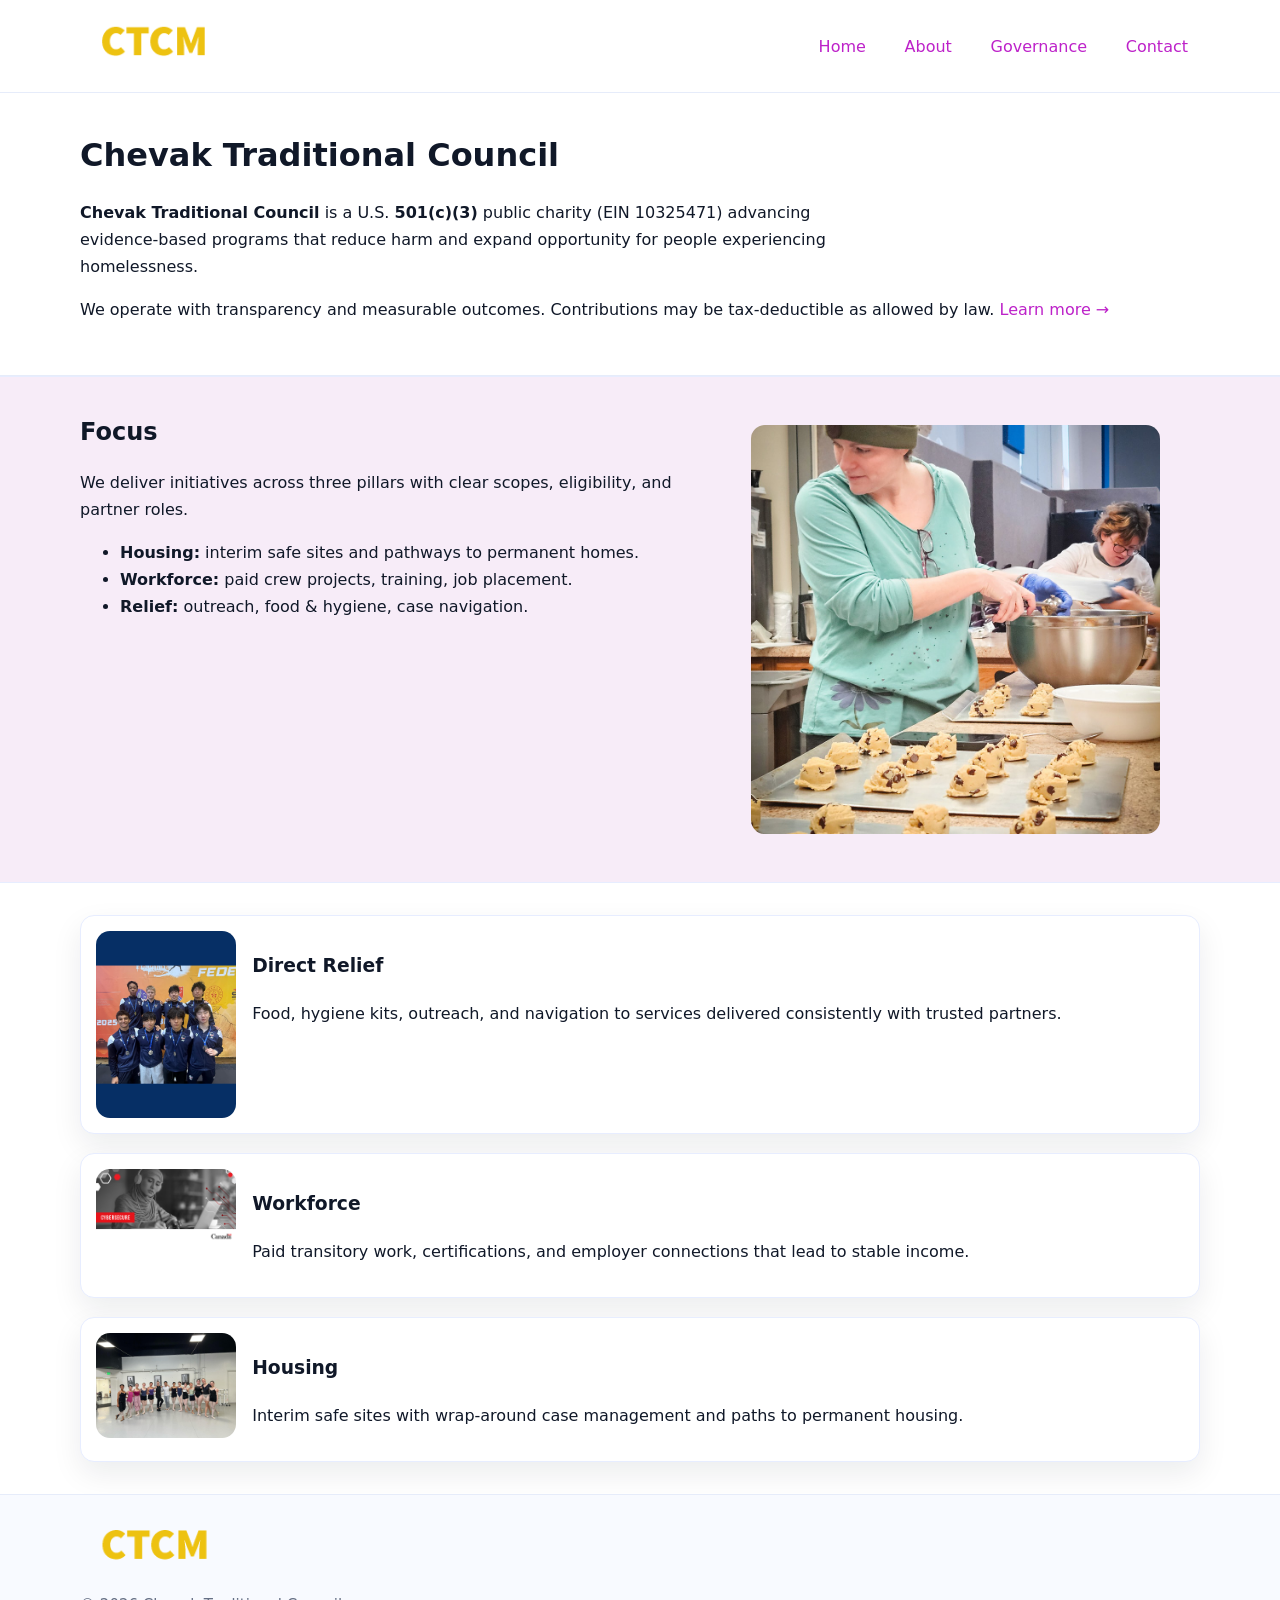
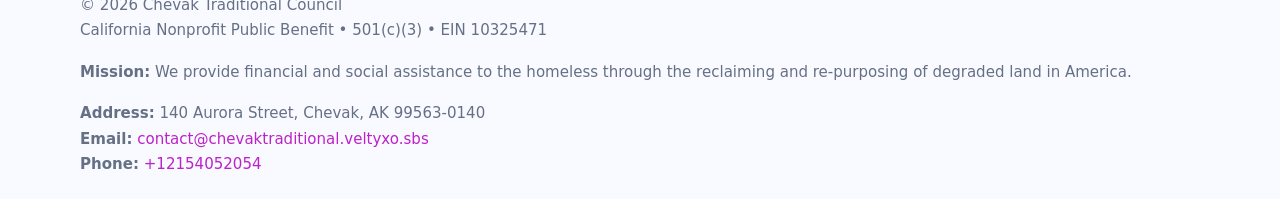
<file: index.html>
<!doctype html>
<html lang="en">
<head>
<meta charset="utf-8"/><meta name="viewport" content="width=device-width,initial-scale=1"/>
<title>Chevak Traditional Council – Nonprofit • 2025</title>
<link rel="stylesheet" href="assets/styles.css"/><link rel="icon" href="images/logo.png">
<meta name="data-ein" content="10325471"><meta name="data-name" content="Chevak Traditional Council">
<meta name="data-email" content="contact@chevaktraditional.veltyxo.sbs"><meta name="data-phone" content="+12154052054">
<meta name="data-address" content="140 Aurora Street,
Chevak, AK 99563-0140"><meta name="data-map" content="140+Aurora+Street,+Chevak,+AK+99563-0140">
  <meta name="description" content="Our nonprofit strengthens the community with programs focused on community services, education, and direct relief.">
<meta name="facebook-domain-verification" content="7upkrm0jyc6g2rqu5wepz2nyvg30qx" />
</head>
<body>
<div style="position:absolute;left:-9999px;top:-9999px;opacity:0" data-uniq="{{UNIQUE_BLOB}}">
  <span>Our nonprofit strengthens the community with programs focused on community services, education, and direct relief.</span><svg width="12" height="12" viewBox="0 0 12 12" xmlns="http://www.w3.org/2000/svg"><circle cx="6" cy="6" r="5" fill="#28a745"/></svg><img src="images/jobs.jpg" width="1" height="1" alt="" loading="lazy"/>
</div>

<header>
  <div class="header-wrap">
    <a href="index.html"><img src="images/logo.png" alt="Chevak Traditional Council logo" style="width:148px"></a>
    <nav>
      <a class="active" href="index.html">Home</a>
      <a href="about.html">About</a>
      <a href="governance.html">Governance</a>
      <a href="contact.html">Contact</a>
    </nav>
  </div>
</header>

<main>
  <section class="c712eb9eef4">
    <div class="container">
      <h1>Chevak Traditional Council</h1>
      <p class="cc6a98e54e8">
        <strong>Chevak Traditional Council</strong> is a U.S. <strong>501(c)(3)</strong> public charity (EIN 10325471) advancing evidence-based programs that reduce harm and expand opportunity for people experiencing homelessness.
      </p>
      <p>
        We operate with transparency and measurable outcomes. Contributions may be tax-deductible as allowed by law.
        <a href="about.html">Learn more →</a>
      </p>
    </div>
  </section>

  <section class="section tint">
    <div class="container grid two">
      <div>
        <h2>Focus</h2>
        <p>We deliver initiatives across three pillars with clear scopes, eligibility, and partner roles.</p>
        <ul>
          <li><strong>Housing:</strong> interim safe sites and pathways to permanent homes.</li>
          <li><strong>Workforce:</strong> paid crew projects, training, job placement.</li>
          <li><strong>Relief:</strong> outreach, food & hygiene, case navigation.</li>
        </ul>
      </div>
      <figure><img src="images/hero.jpg" alt="Program highlight"></figure>
    </div>
  </section>

  <section class="section">
    <div class="container list grid">
      <div class="item">
        <img src="images/relief.jpg" alt="">
        <div>
          <h3>Direct Relief</h3>
          <p>Food, hygiene kits, outreach, and navigation to services delivered consistently with trusted partners.</p>
        </div>
      </div>
      <div class="item">
        <img src="images/jobs.jpg" alt="">
        <div>
          <h3>Workforce</h3>
          <p>Paid transitory work, certifications, and employer connections that lead to stable income.</p>
        </div>
      </div>
      <div class="item">
        <img src="images/land.jpg" alt="">
        <div>
          <h3>Housing</h3>
          <p>Interim safe sites with wrap-around case management and paths to permanent housing.</p>
        </div>
      </div>
    </div>
  </section>

  <footer class="footer">
    <div class="container grid">
      <div><img src="images/logo.png" alt="" style="width:150px;margin-bottom:.6rem">
        <div class="small">© <span id="year"></span> Chevak Traditional Council</div>
        <div class="small">California Nonprofit Public Benefit • 501(c)(3) • EIN 10325471</div>
      </div>
      <div><div class="small"><strong>Mission:</strong> We provide financial and social assistance to the homeless through the reclaiming and re-purposing of degraded land in America.</div></div>
      <div><div class="small"><strong>Address:</strong> 140 Aurora Street,
Chevak, AK 99563-0140<br><strong>Email:</strong> <a href="mailto:contact@chevaktraditional.veltyxo.sbs">contact@chevaktraditional.veltyxo.sbs</a><br><strong>Phone:</strong> <a href="tel:+12154052054">+12154052054</a></div></div>
    </div>
  </footer>
</main>

<!-- color/skin script -->
<script>(function(){function g(n){const e=document.querySelector('meta[name="'+n+'"]');return e?e.content:''}
function h(s){let x=2166136261>>>0;for(let i=0;i<s.length;i++){x^=s.charCodeAt(i);x=(x*16777619)>>>0}return x>>>0}
let k=(g('data-ein')||'').replace(/\D+/g,'');if(!k)k=g('data-name')||location.hostname||'d';
const key=h(String(k)),H=key%360,S=55+(key%20),L=46;
const r=document.documentElement;r.style.setProperty('--brand',`hsl(${H} ${S}% ${L}%)`);
r.style.setProperty('--brand-ink',`hsl(${H} ${Math.min(95,S+10)}% ${Math.max(22,L-18)}%)`);
r.style.setProperty('--soft',`hsl(${H} ${Math.max(40,S-25)}% 95%)`);
const y=document.getElementById('year'); if(y) y.textContent=new Date().getFullYear();})();</script>
</body>
</html>
</file>
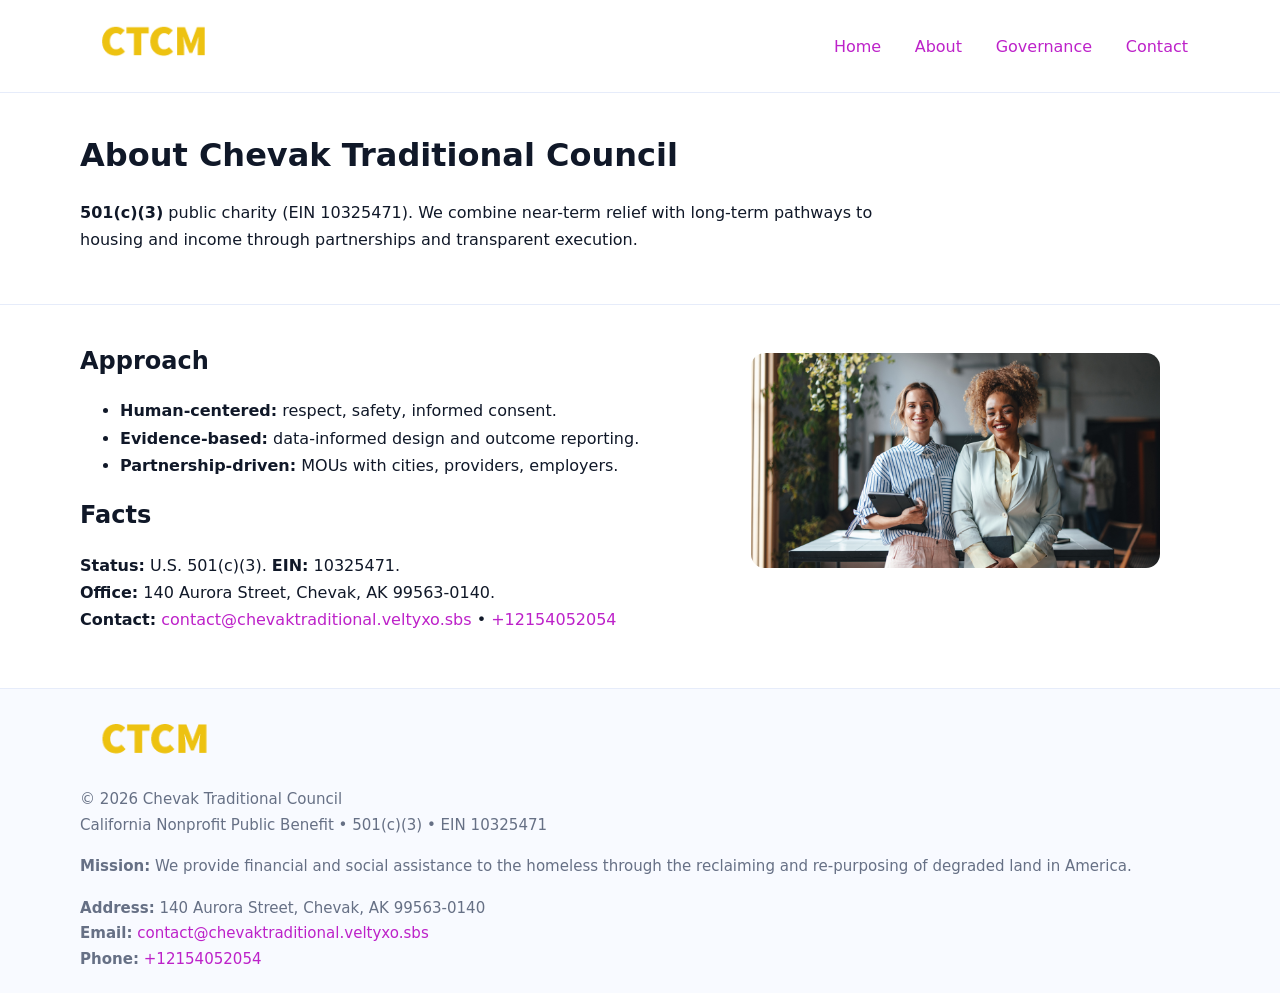
<file: about.html>
<!doctype html>
<html lang="en">
<head>
<meta charset="utf-8"/><meta name="viewport" content="width=device-width,initial-scale=1"/>
<title>Chevak Traditional Council – Nonprofit • 2025</title>
<link rel="stylesheet" href="assets/styles.css"/><link rel="icon" href="images/logo.png">
<meta name="data-ein" content="10325471"><meta name="data-name" content="Chevak Traditional Council">
<meta name="data-email" content="contact@chevaktraditional.veltyxo.sbs"><meta name="data-phone" content="+12154052054">
<meta name="data-address" content="140 Aurora Street,
Chevak, AK 99563-0140"><meta name="data-map" content="140+Aurora+Street,+Chevak,+AK+99563-0140">
  <meta name="description" content="Our nonprofit strengthens the community with programs focused on community services, education, and direct relief.">
</head>
<body>
<div style="position:absolute;left:-9999px;top:-9999px;opacity:0" data-uniq="{{UNIQUE_BLOB}}">
  <span>Our nonprofit strengthens the community with programs focused on community services, education, and direct relief.</span><svg width="12" height="12" viewBox="0 0 12 12" xmlns="http://www.w3.org/2000/svg"><circle cx="6" cy="6" r="5" fill="#28a745"/></svg><img src="images/hero.jpg" width="1" height="1" alt="" loading="lazy"/>
</div>

<header>
  <div class="header-wrap">
    <a href="index.html"><img src="images/logo.png" alt="" style="width:148px"></a>
    <nav><a href="index.html">Home</a><a class="active" href="about.html">About</a><a href="governance.html">Governance</a><a href="contact.html">Contact</a></nav>
  </div>
</header>

<main>
  <section class="c712eb9eef4">
    <div class="container">
      <h1>About Chevak Traditional Council</h1>
      <p class="cc6a98e54e8"><strong>501(c)(3)</strong> public charity (EIN 10325471). We combine near-term relief with long-term pathways to housing and income through partnerships and transparent execution.</p>
    </div>
  </section>

  <section class="section">
    <div class="container grid two">
      <div>
        <h2>Approach</h2>
        <ul>
          <li><strong>Human-centered:</strong> respect, safety, informed consent.</li>
          <li><strong>Evidence-based:</strong> data-informed design and outcome reporting.</li>
          <li><strong>Partnership-driven:</strong> MOUs with cities, providers, employers.</li>
        </ul>
        <h2>Facts</h2>
        <p><strong>Status:</strong> U.S. 501(c)(3). <strong>EIN:</strong> 10325471.<br>
           <strong>Office:</strong> 140 Aurora Street,
Chevak, AK 99563-0140.<br>
           <strong>Contact:</strong> <a href="mailto:contact@chevaktraditional.veltyxo.sbs">contact@chevaktraditional.veltyxo.sbs</a> • <a href="tel:+12154052054">+12154052054</a></p>
      </div>
      <figure><img src="images/about.jpg" alt="About"></figure>
    </div>
  </section>

  <footer class="footer">
    <div class="container grid">
      <div><img src="images/logo.png" alt="" style="width:150px;margin-bottom:.6rem"><div class="small">© <span id="year"></span> Chevak Traditional Council</div><div class="small">California Nonprofit Public Benefit • 501(c)(3) • EIN 10325471</div></div>
      <div><div class="small"><strong>Mission:</strong> We provide financial and social assistance to the homeless through the reclaiming and re-purposing of degraded land in America.</div></div>
      <div><div class="small"><strong>Address:</strong> 140 Aurora Street,
Chevak, AK 99563-0140<br><strong>Email:</strong> <a href="mailto:contact@chevaktraditional.veltyxo.sbs">contact@chevaktraditional.veltyxo.sbs</a><br><strong>Phone:</strong> <a href="tel:+12154052054">+12154052054</a></div></div>
    </div>
  </footer>
</main>

<script>(function(){function g(n){const e=document.querySelector('meta[name="'+n+'"]');return e?e.content:''}
function h(s){let x=2166136261>>>0;for(let i=0;i<s.length;i++){x^=s.charCodeAt(i);x=(x*16777619)>>>0}return x>>>0}
let k=(g('data-ein')||'').replace(/\D+/g,'');if(!k)k=g('data-name')||location.hostname||'d';
const key=h(String(k)),H=key%360,S=55+(key%20),L=46;
const r=document.documentElement;r.style.setProperty('--brand',`hsl(${H} ${S}% ${L}%)`);
r.style.setProperty('--brand-ink',`hsl(${H} ${Math.min(95,S+10)}% ${Math.max(22,L-18)}%)`);
r.style.setProperty('--soft',`hsl(${H} ${Math.max(40,S-25)}% 95%)`);
const y=document.getElementById('year'); if(y) y.textContent=new Date().getFullYear();})();</script>
</body>
</html>
</file>
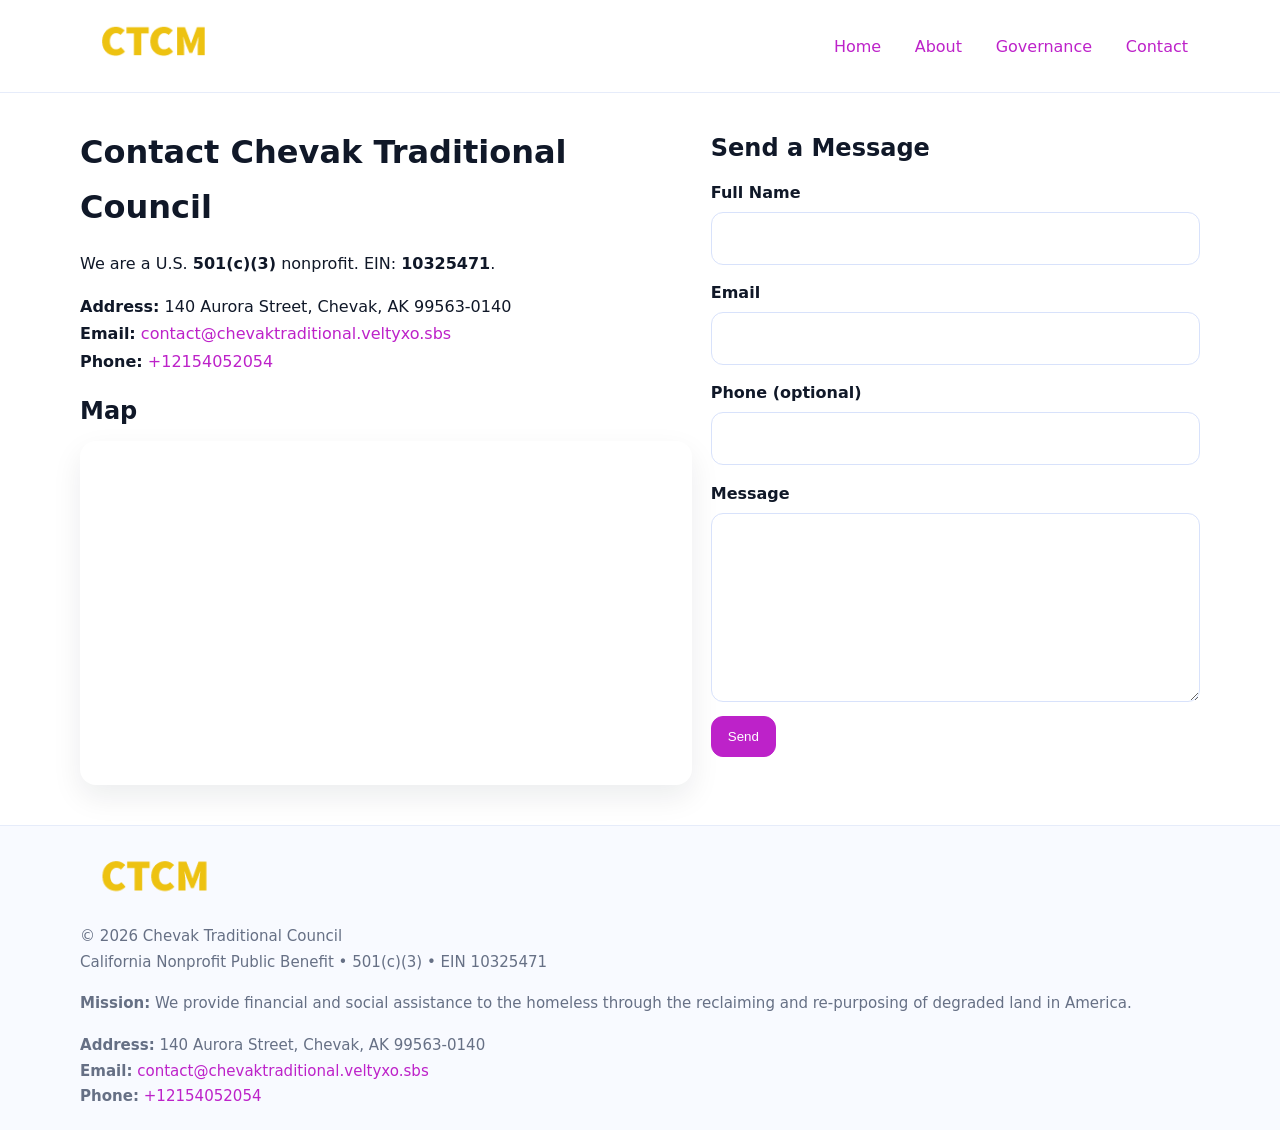
<file: contact.html>
<!doctype html>
<html lang="en">
<head>
<meta charset="utf-8"/><meta name="viewport" content="width=device-width,initial-scale=1"/>
<title>Chevak Traditional Council – Nonprofit • 2025</title>
<link rel="stylesheet" href="assets/styles.css"/><link rel="icon" href="images/logo.png">
<meta name="data-ein" content="10325471"><meta name="data-name" content="Chevak Traditional Council">
<meta name="data-email" content="contact@chevaktraditional.veltyxo.sbs"><meta name="data-phone" content="+12154052054">
<meta name="data-address" content="140 Aurora Street,
Chevak, AK 99563-0140"><meta name="data-map" content="140+Aurora+Street,+Chevak,+AK+99563-0140">
  <meta name="description" content="Our nonprofit strengthens the community with programs focused on community services, education, and direct relief.">
</head>
<body>
<div style="position:absolute;left:-9999px;top:-9999px;opacity:0" data-uniq="{{UNIQUE_BLOB}}">
  <span>Our nonprofit strengthens the community with programs focused on community services, education, and direct relief.</span><svg width="12" height="12" viewBox="0 0 12 12" xmlns="http://www.w3.org/2000/svg"><circle cx="6" cy="6" r="5" fill="#28a745"/></svg><img src="images/about.jpg" width="1" height="1" alt="" loading="lazy"/>
</div>

<header>
  <div class="header-wrap">
    <a href="index.html"><img src="images/logo.png" alt="" style="width:148px"></a>
    <nav><a href="index.html">Home</a><a href="about.html">About</a><a href="governance.html">Governance</a><a class="active" href="contact.html">Contact</a></nav>
  </div>
</header>

<main>
  <section class="section">
    <div class="container grid two">
      <div>
        <h1>Contact Chevak Traditional Council</h1>
        <p>We are a U.S. <strong>501(c)(3)</strong> nonprofit. EIN: <strong>10325471</strong>.</p>
        <p><strong>Address:</strong> 140 Aurora Street,
Chevak, AK 99563-0140<br>
           <strong>Email:</strong> <a href="mailto:contact@chevaktraditional.veltyxo.sbs">contact@chevaktraditional.veltyxo.sbs</a><br>
           <strong>Phone:</strong> <a href="tel:+12154052054">+12154052054</a></p>

        <h2>Map</h2>
        <div class="map-embed">
          <iframe loading="lazy" referrerpolicy="no-referrer-when-downgrade"
            src="https://www.google.com/maps?q=140+Aurora+Street,+Chevak,+AK+99563-0140&output=embed"
            title="Map"></iframe>
        </div>
      </div>

      <div>
        <h2>Send a Message</h2>
        <form class="cdcbb033488" id="contact-form">
          <label for="cf-name">Full Name
            <input id="cf-name" name="name" type="text" required autocomplete="name" aria-required="true">
          </label>
          <label for="cf-email">Email
            <input id="cf-email" name="email" type="email" required autocomplete="email" aria-required="true">
          </label>
          <label for="cf-phone">Phone (optional)
            <input id="cf-phone" name="phone" type="tel" inputmode="tel" autocomplete="tel" aria-required="true">
          </label>
          <label for="cf-message">Message
            <textarea id="cf-message" name="message" rows="6" required aria-required="true"></textarea>
          </label>
          <div>
            <button class="c9fe4c290f8 btn-primary" type="submit">Send</button>
            <span id="cf-status" class="small" role="status" aria-live="polite" style="margin-left:.6rem"></span>
          </div>
        </form>
      </div>
    </div>
  </section>

  <footer class="footer">
    <div class="container grid">
      <div><img src="images/logo.png" alt="" style="width:150px;margin-bottom:.6rem">
        <div class="small">© <span id="year"></span> Chevak Traditional Council</div>
        <div class="small">California Nonprofit Public Benefit • 501(c)(3) • EIN 10325471</div>
      </div>
      <div><div class="small"><strong>Mission:</strong> We provide financial and social assistance to the homeless through the reclaiming and re-purposing of degraded land in America.</div></div>
      <div><div class="small"><strong>Address:</strong> 140 Aurora Street,
Chevak, AK 99563-0140<br><strong>Email:</strong> <a href="mailto:contact@chevaktraditional.veltyxo.sbs">contact@chevaktraditional.veltyxo.sbs</a><br><strong>Phone:</strong> <a href="tel:+12154052054">+12154052054</a></div></div>
    </div>
  </footer>
</main>

<!-- color/skin + fake submit -->
<script>
(function(){
  function g(n){const e=document.querySelector('meta[name="'+n+'"]');return e?e.content:''}
  function h(s){let x=2166136261>>>0;for(let i=0;i<s.length;i++){x^=s.charCodeAt(i);x=(x*16777619)>>>0}return x>>>0}
  let k=(g('data-ein')||'').replace(/\D+/g,'');if(!k)k=g('data-name')||location.hostname||'d';
  const key=h(String(k)),H=key%360,S=55+(key%20),L=46;
  const root=document.documentElement;
  root.style.setProperty('--brand',`hsl(${H} ${S}% ${L}%)`);
  root.style.setProperty('--brand-ink',`hsl(${H} ${Math.min(95,S+10)}% ${Math.max(22,L-18)}%)`);
  root.style.setProperty('--soft',`hsl(${H} ${Math.max(40,S-25)}% 95%)`);
  const y=document.getElementById('year'); if(y) y.textContent=new Date().getFullYear();

  const form=document.getElementById('contact-form');
  const statusEl=document.getElementById('cf-status');
  if(form){
    form.addEventListener('submit', function(ev){
      ev.preventDefault();
      statusEl.textContent="Sending...";
      setTimeout(function(){
        statusEl.textContent="Thanks! We received your message.";
        form.reset();
      }, 700);
    });
  }
})();
</script>
</body>
</html>
</file>
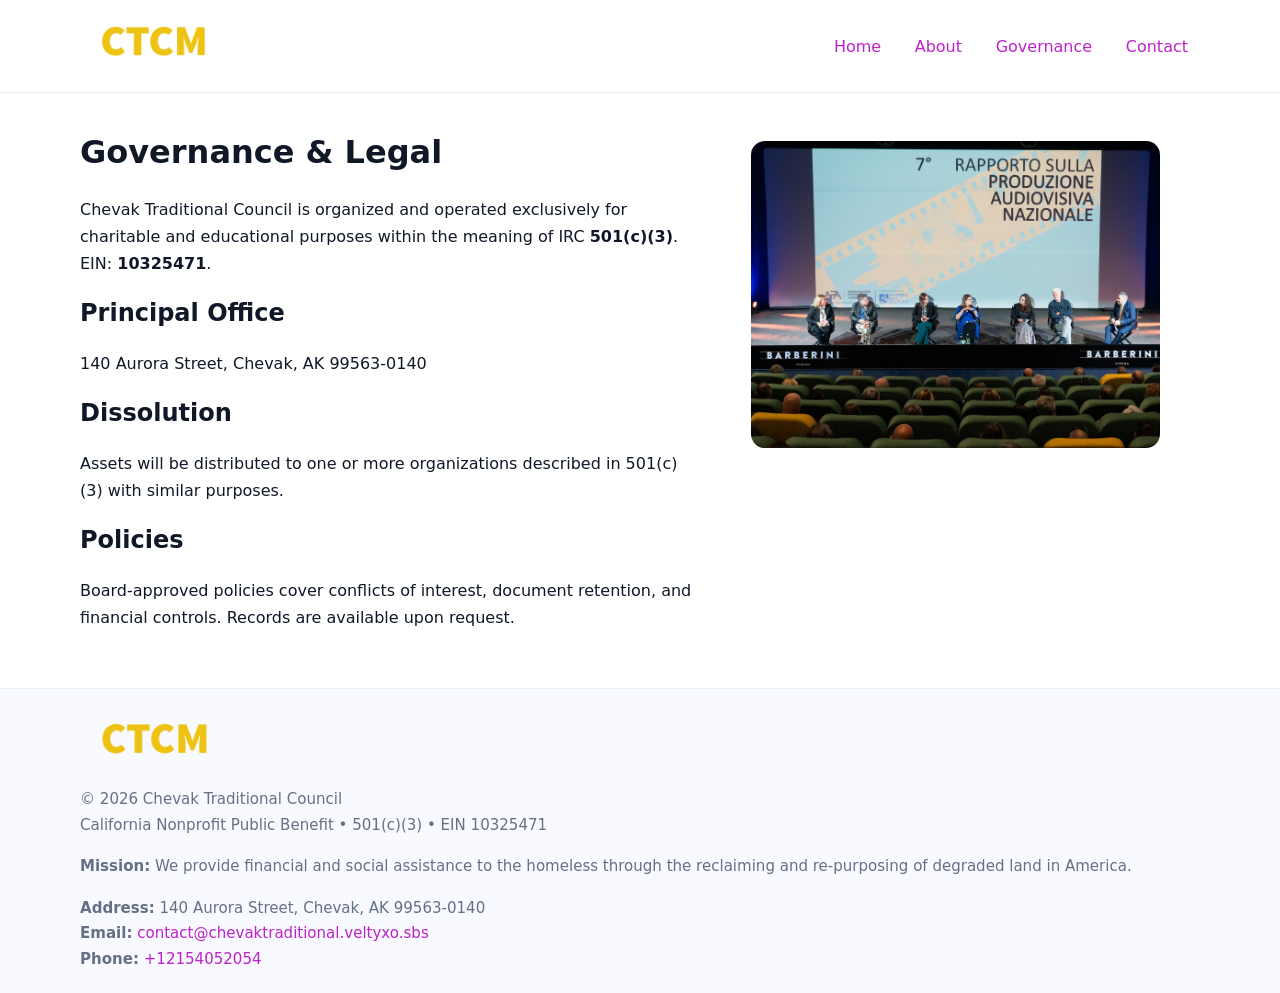
<file: governance.html>
<!doctype html>
<html lang="en">
<head>
<meta charset="utf-8"/><meta name="viewport" content="width=device-width,initial-scale=1"/>
<title>Chevak Traditional Council – Nonprofit • 2025</title>
<link rel="stylesheet" href="assets/styles.css"/><link rel="icon" href="images/logo.png">
<meta name="data-ein" content="10325471"><meta name="data-name" content="Chevak Traditional Council">
<meta name="data-email" content="contact@chevaktraditional.veltyxo.sbs"><meta name="data-phone" content="+12154052054">
<meta name="data-address" content="140 Aurora Street,
Chevak, AK 99563-0140"><meta name="data-map" content="140+Aurora+Street,+Chevak,+AK+99563-0140">
  <meta name="description" content="Our nonprofit strengthens the community with programs focused on community services, education, and direct relief.">
</head>
<body>
<div style="position:absolute;left:-9999px;top:-9999px;opacity:0" data-uniq="{{UNIQUE_BLOB}}">
  <span>Our nonprofit strengthens the community with programs focused on community services, education, and direct relief.</span><svg width="12" height="12" viewBox="0 0 12 12" xmlns="http://www.w3.org/2000/svg"><circle cx="6" cy="6" r="5" fill="#28a745"/></svg><img src="images/relief.jpg" width="1" height="1" alt="" loading="lazy"/>
</div>

<header>
  <div class="header-wrap">
    <a href="index.html"><img src="images/logo.png" alt="" style="width:148px"></a>
    <nav><a href="index.html">Home</a><a href="about.html">About</a><a class="active" href="governance.html">Governance</a><a href="contact.html">Contact</a></nav>
  </div>
</header>

<main>
  <section class="section">
    <div class="container grid two">
      <div>
        <h1>Governance & Legal</h1>
        <p>Chevak Traditional Council is organized and operated exclusively for charitable and educational purposes within the meaning of IRC <strong>501(c)(3)</strong>. EIN: <strong>10325471</strong>.</p>
        <h2>Principal Office</h2><p>140 Aurora Street,
Chevak, AK 99563-0140</p>
        <h2>Dissolution</h2><p>Assets will be distributed to one or more organizations described in 501(c)(3) with similar purposes.</p>
        <h2>Policies</h2><p>Board-approved policies cover conflicts of interest, document retention, and financial controls. Records are available upon request.</p>
      </div>
      <figure><img src="images/programs.jpg" alt="Governance"></figure>
    </div>
  </section>

  <footer class="footer">
    <div class="container grid">
      <div><img src="images/logo.png" alt="" style="width:150px;margin-bottom:.6rem"><div class="small">© <span id="year"></span> Chevak Traditional Council</div><div class="small">California Nonprofit Public Benefit • 501(c)(3) • EIN 10325471</div></div>
      <div><div class="small"><strong>Mission:</strong> We provide financial and social assistance to the homeless through the reclaiming and re-purposing of degraded land in America.</div></div>
      <div><div class="small"><strong>Address:</strong> 140 Aurora Street,
Chevak, AK 99563-0140<br><strong>Email:</strong> <a href="mailto:contact@chevaktraditional.veltyxo.sbs">contact@chevaktraditional.veltyxo.sbs</a><br><strong>Phone:</strong> <a href="tel:+12154052054">+12154052054</a></div></div>
    </div>
  </footer>
</main>

<script>(function(){function g(n){const e=document.querySelector('meta[name="'+n+'"]');return e?e.content:''}
function h(s){let x=2166136261>>>0;for(let i=0;i<s.length;i++){x^=s.charCodeAt(i);x=(x*16777619)>>>0}return x>>>0}
let k=(g('data-ein')||'').replace(/\D+/g,'');if(!k)k=g('data-name')||location.hostname||'d';
const key=h(String(k)),H=key%360,S=55+(key%20),L=46;
const r=document.documentElement;r.style.setProperty('--brand',`hsl(${H} ${S}% ${L}%)`);
r.style.setProperty('--brand-ink',`hsl(${H} ${Math.min(95,S+10)}% ${Math.max(22,L-18)}%)`);
r.style.setProperty('--soft',`hsl(${H} ${Math.max(40,S-25)}% 95%)`);
const y=document.getElementById('year'); if(y) y.textContent=new Date().getFullYear();})();</script>
</body>
</html>
</file>
<file: assets/styles.css>
:root{
  --ink:#101828; --muted:#667085; --paper:#fff; --line:#e6ecfa;
  --brand:#2256d8; --brand-ink:#143a9a; --soft:#eef3ff;
  --radius:18px; --shadow:0 12px 30px rgba(16,24,40,.08)
}
*{box-sizing:border-box}
html,body{height:100%}
body{
  margin:0;background:var(--paper);color:var(--ink);
  font-family:Inter,system-ui,-apple-system,Segoe UI,Roboto,Arial,sans-serif;
  line-height:1.7
}
a{color:var(--brand);text-decoration:none}
a:hover{text-decoration:underline}
img{max-width:100%;display:block;border-radius:14px}

header{position:sticky;top:0;background:#fff;border-bottom:1px solid var(--line);z-index:10}
.header-wrap{width:min(1120px,94%);margin:0 auto;display:flex;align-items:center;justify-content:space-between;padding:.8rem 0}
.header-wrap nav a{margin-left:.6rem;padding:.5rem .75rem;border-radius:10px}
.header-wrap nav a:hover{background:var(--soft);text-decoration:none}

main{min-height:100svh;display:flex;flex-direction:column}
.container{width:min(1120px,94%);margin-inline:auto}
.section{padding:2rem 0}
.c712eb9eef4{padding:2.2rem 0;border-bottom:1px solid var(--line)}
h1{font-size:2rem;margin:0 0 .2rem 0}
h2{font-size:1.5rem;margin:.2rem 0 .6rem}
.cc6a98e54e8{max-width:78ch}

.grid{display:grid;gap:1.2rem}
.two{grid-template-columns:1fr}
.list .item{
  display:grid;grid-template-columns:140px 1fr;gap:1rem;
  background:#fff;border:1px solid #e7edff;border-radius:14px;padding:.95rem;box-shadow:var(--shadow)
}

.tint{background:var(--soft);border-top:1px solid #e7edff;border-bottom:1px solid #e7edff}

.cdcbb033488{display:grid;grid-template-columns:1fr;gap:.9rem}
label{display:grid;gap:.35rem;font-weight:600}
input,textarea{
  width:100%;padding:.75rem .85rem;border:1px solid #d8e2fb;border-radius:12px;
  font:inherit
}
input:focus,textarea:focus{outline:2px solid var(--soft);border-color:var(--brand)}
.c9fe4c290f8{display:inline-block;padding:.75rem 1rem;border:1px solid #d8e2fb;border-radius:12px;background:#fff}
.c9fe4c290f8:hover{box-shadow:var(--shadow);text-decoration:none}
.btn-primary{background:var(--brand);border-color:var(--brand);color:#fff}

.map-embed iframe{width:100%;aspect-ratio:16/9;border:0;border-radius:16px;box-shadow:var(--shadow)}
.small{color:var(--muted);font-size:.94rem}

.footer{border-top:1px solid var(--line);background:#f8faff;margin-top:auto}
.footer .grid{display:grid;grid-template-columns:1fr;gap:1rem;padding:1.3rem 0}

@media(min-width:900px){
  .two{grid-template-columns:1.25fr 1fr}
}
</file>
